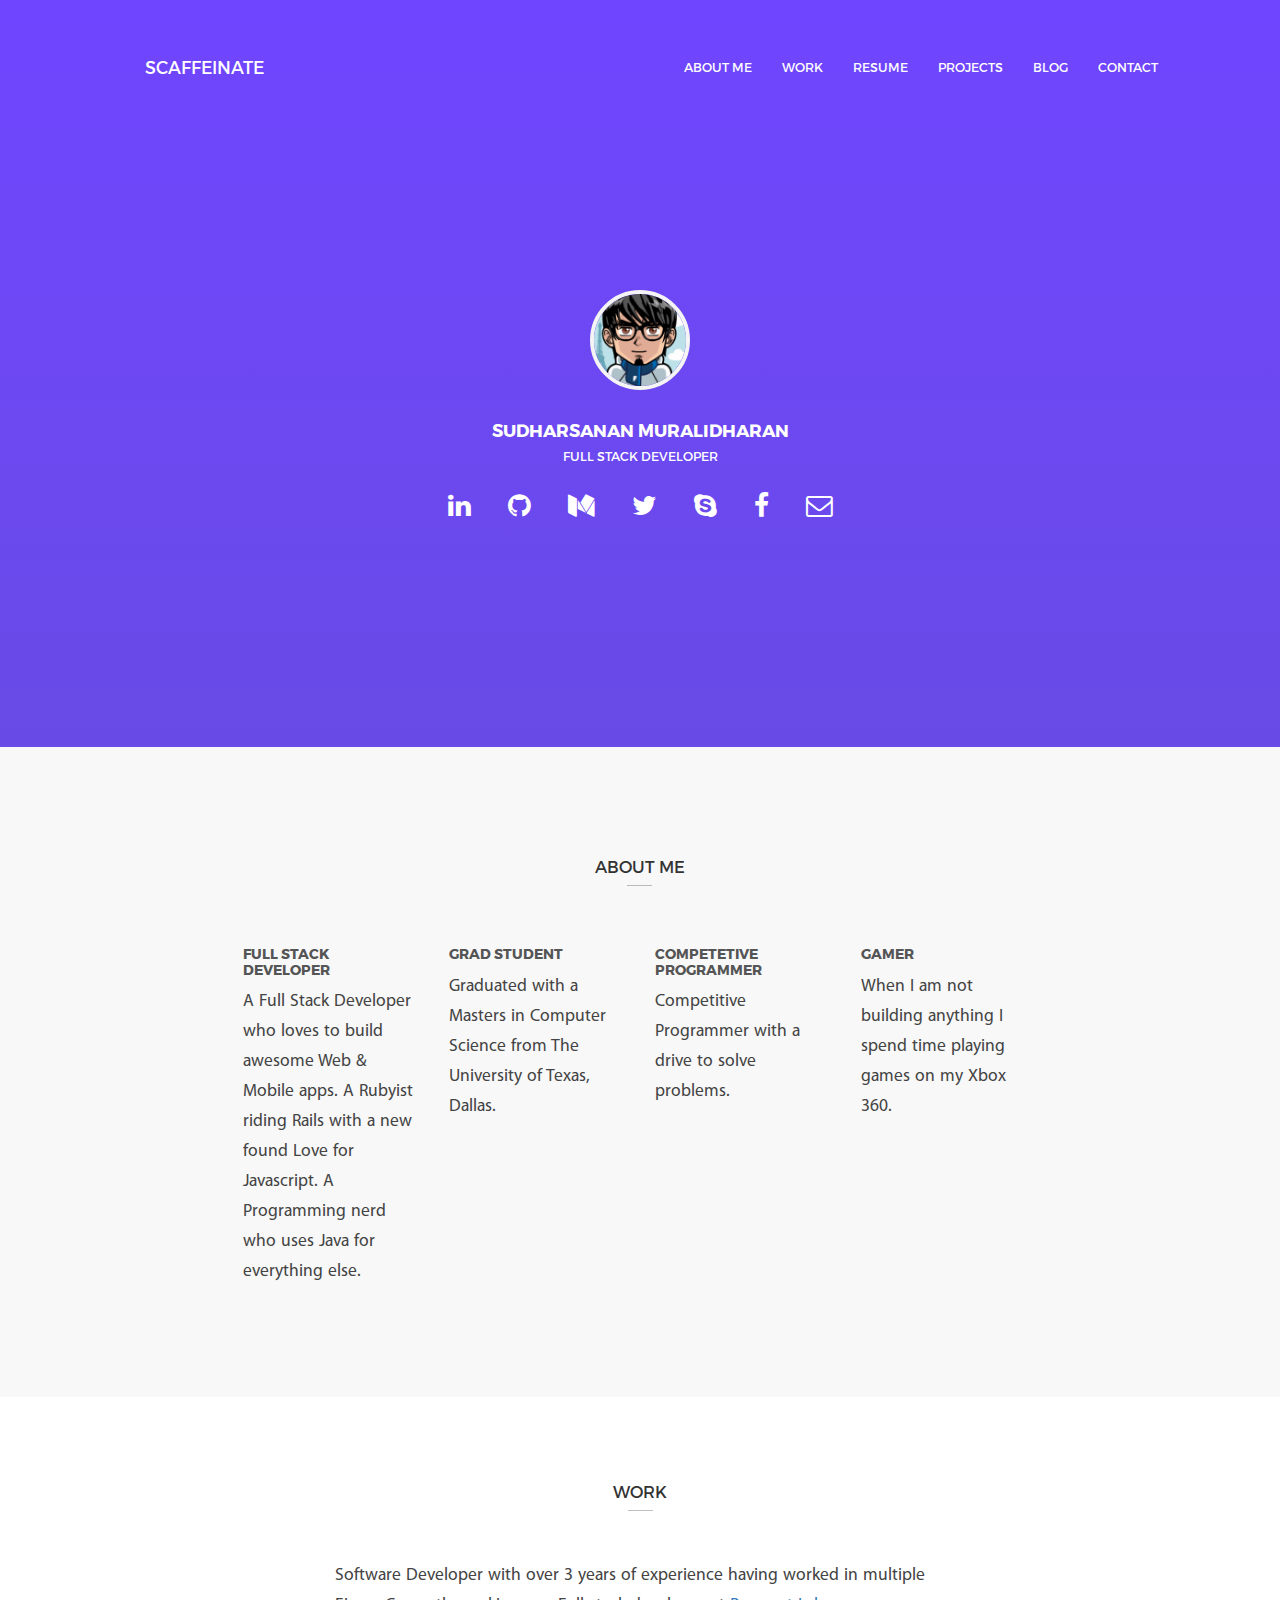
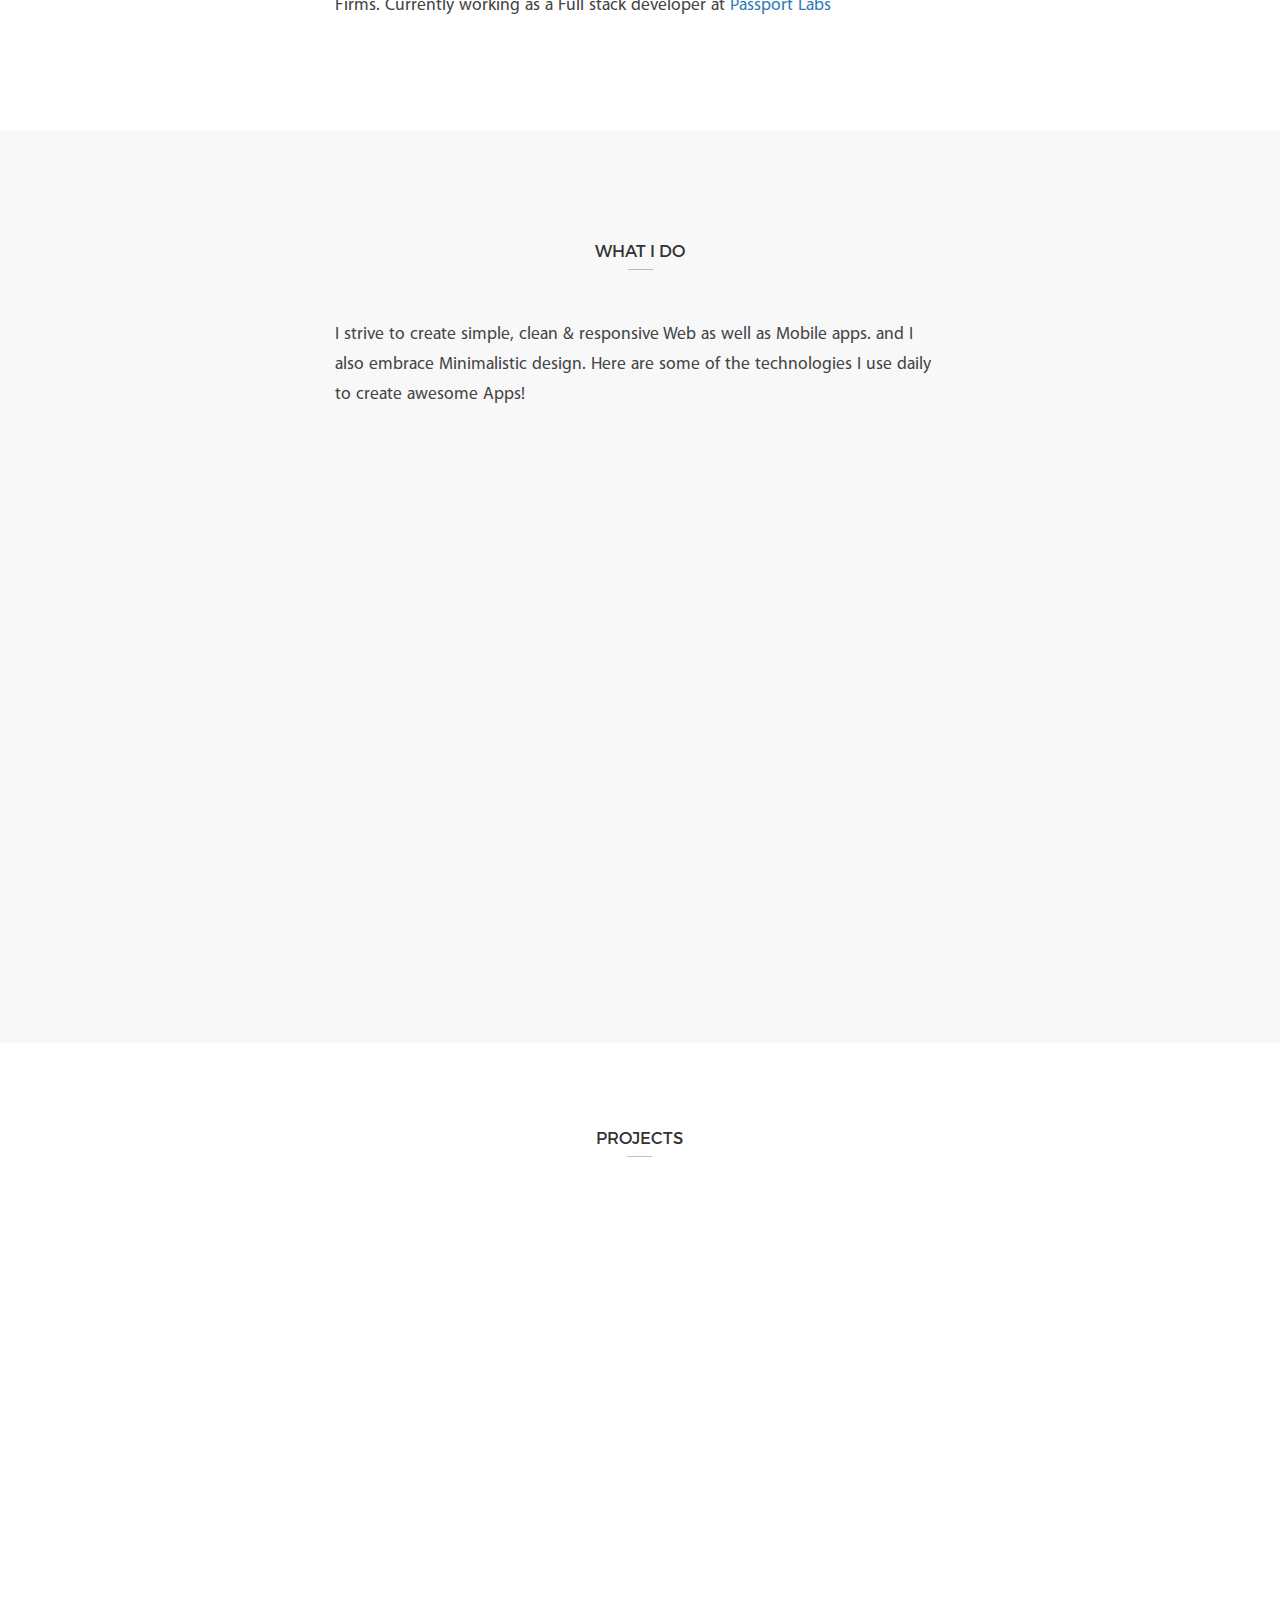
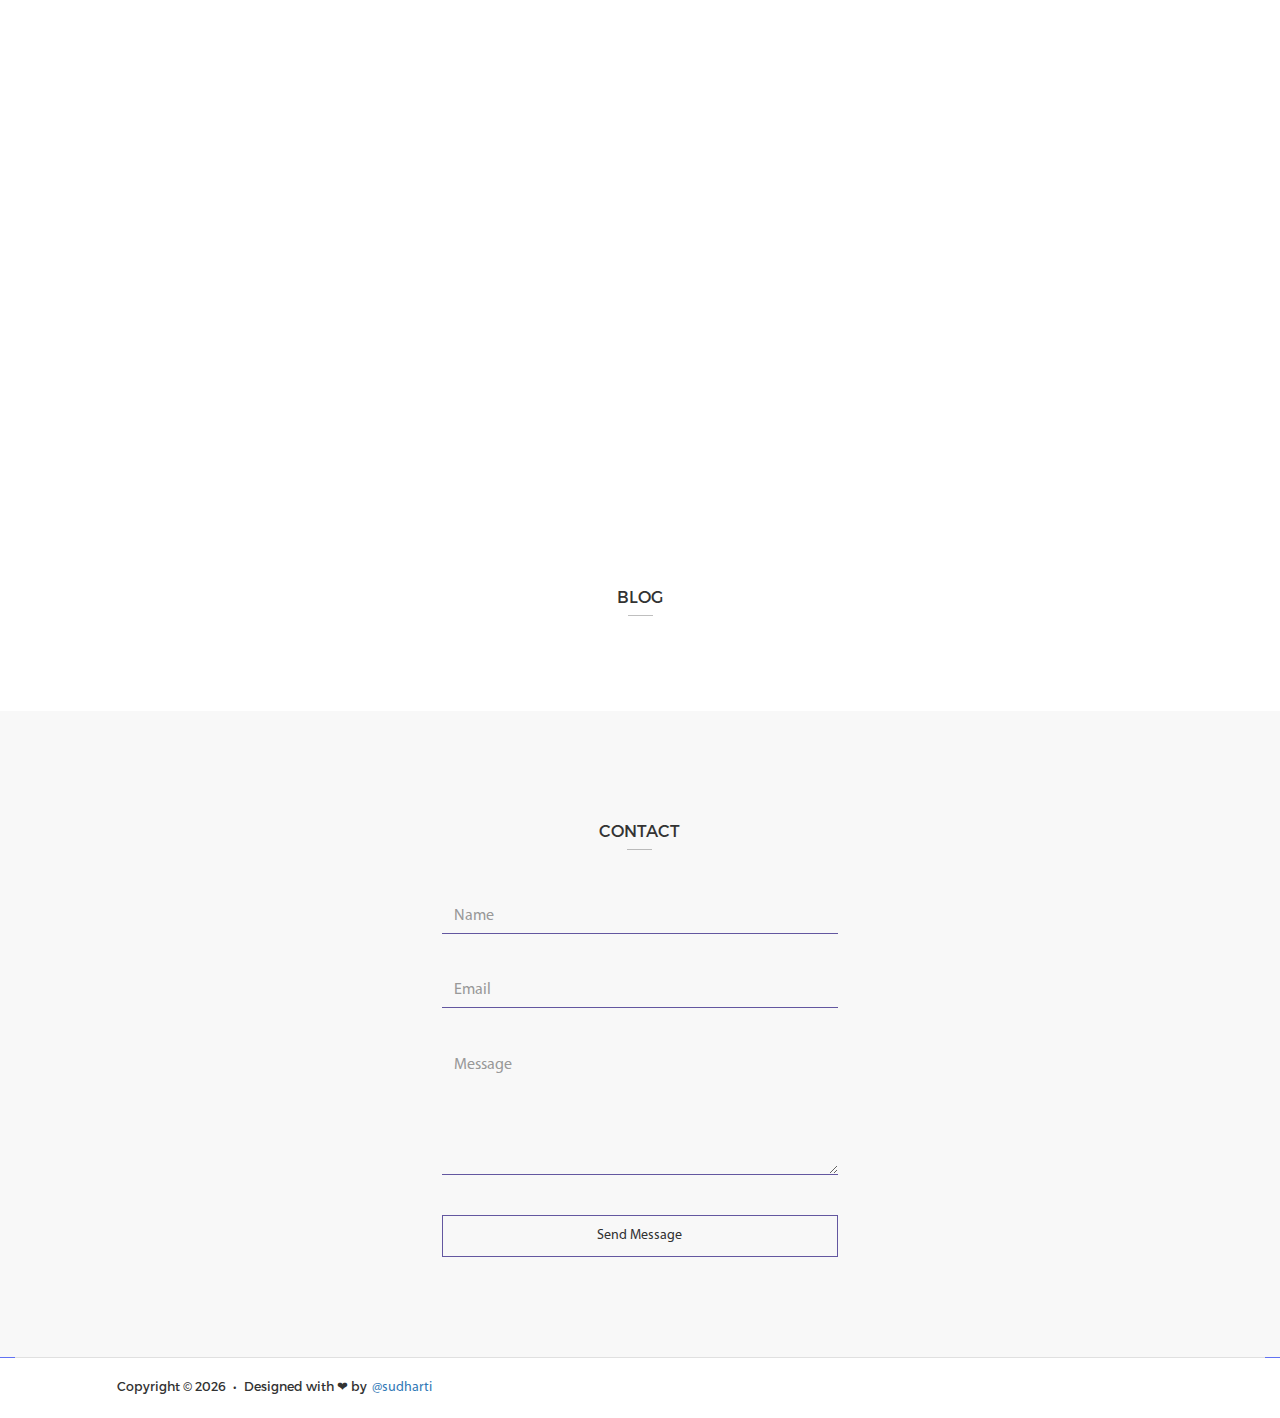
<file: index.html>
<!DOCTYPE html>
<!--[if lt IE 7]> <html class="no-js lt-ie9 lt-ie8 lt-ie7"> <![endif]-->
<!--[if IE 7]> <html class="no-js lt-ie9 lt-ie8"> <![endif]-->
<!--[if IE 8]> <html class="no-js lt-ie9"> <![endif]-->
<!--[if gt IE 8]> <html class="no-js"> <![endif]-->
<head>
  <meta charset="utf-8">
  <meta content="IE=edge" http-equiv="X-UA-Compatible">
  <title>Sudharsanan Muralidharan - Online portfolio</title>
  <meta content="Sudharsanan Muralidharan is a Full stack developer &amp; Grad student at University of Texas, Dallas." name="description">
  <meta content="width=device-width, initial-scale=1" name="viewport">
  <link href="assets/css/bootstrap.min.css" rel="stylesheet">
  <link href="https://maxcdn.bootstrapcdn.com/font-awesome/4.5.0/css/font-awesome.min.css" rel="stylesheet">
  <link href="assets/css/animate.min.css" rel="stylesheet">
  <link href="assets/css/owl.carousel.css" rel="stylesheet">
  <link href="assets/css/owl.theme.css" rel="stylesheet">
  <link href="assets/css/styles.css" rel="stylesheet">
  <link href="assets/img/favicon.png" rel="icon" type="image/png">
</head>
<body>
  <a class="back-to-top page-scroll" href="#topnav">
    <i class="fa fa-arrow-up"></i>
  </a>
  <div class="container-fluid">
    <nav class="navbar navbar-default" id="topnav">
      <div class="container-fluid">
        <div class="navbar-header">
          <button class="navbar-toggle collapsed" data-target="#navbar-collapse" data-toggle="collapse" type="button">
            <span class="sr-only">Toggle navigation</span>
            <span class="icon-bar"></span>
            <span class="icon-bar"></span>
            <span class="icon-bar"></span>
          </button>
          <a class="navbar-brand" href>SCAFFEINATE</a>
        </div>
        <div class="collapse navbar-collapse" id="navbar-collapse">
          <ul class="nav navbar-nav navbar-right">
            <li>
              <a class="page-scroll" href="#about-me">ABOUT ME</a>
            </li>
            <li>
              <a class="page-scroll" href="#work">WORK</a>
            </li>
            <li>
              <a href="docs/Sudharsanan-Resume.pdf" target="_blank">RESUME</a>
            </li>
            <li>
              <a class="page-scroll" href="#projects">PROJECTS</a>
            </li>
            <li>
              <a class="page-scroll" href="#blog">BLOG</a>
            </li>
            <li>
              <a class="page-scroll" href="#contact">CONTACT</a>
            </li>
          </ul>
        </div>
      </div>
    </nav>
    <div class="row animated bounce" id="intro">
      <div class="col-lg-6 col-lg-offset-3">
        <img alt="Avatar" class="avatar" id="avatar" src="assets/img/avatar.png">
        <h3 class="wh">
          <b>SUDHARSANAN MURALIDHARAN</b>
        </h3>
        <h5 class="wh">FULL STACK DEVELOPER</h5>
        <div class="hidden-xs" id="social">
          <a href="https://www.linkedin.com/in/sudharm" target="_blank">
            <i class="fa fa-linkedin"></i>
          </a>
          <a href="https://github.com/scaffeinate" target="_blank">
            <i class="fa fa-github"></i>
          </a>
          <a href="https://medium.com/@scaffeinate" target="_blank">
            <i class="fa fa-medium"></i>
          </a>
          <a href="https://twitter.com/scaffeinate" target="_blank">
            <i class="fa fa-twitter"></i>
          </a>
          <a data-placement="top" data-toggle="tooltip" href="javascript:void(0);" title="Skype Username - facebook:sudhar.ti">
            <i class="fa fa-skype"></i>
          </a>
          <a href="https://www.facebook.com/scaffeinate" target="_blank">
            <i class="fa fa-facebook"></i>
          </a>
          <a href="mailto:sudhar.ti@gmail.com">
            <i class="fa fa-envelope-o"></i>
          </a>
        </div>
        <div class="hidden-sm hidden-md hidden-lg" id="social">
          <a href="https://www.linkedin.com/in/sudharm" target="_blank">
            <i class="fa fa-linkedin"></i>
          </a>
          <a href="https://github.com/scaffeinate" target="_blank">
            <i class="fa fa-github"></i>
          </a>
          <a href="https://twitter.com/scaffeinate" target="_blank">
            <i class="fa fa-twitter"></i>
          </a>
          <a href="mailto:sudhar.ti@gmail.com">
            <i class="fa fa-envelope-o"></i>
          </a>
        </div>
      </div>
    </div>
    <div id="about-me">
      <div class="row section">
        <div class="col-lg-8 col-lg-offset-2">
          <h4 class="underlined">ABOUT ME</h4>
          <div class="col-lg-3">
            <h5>
              <b>FULL STACK DEVELOPER</b>
            </h5>
            <p>A Full Stack Developer who loves to build awesome Web &amp; Mobile apps. A Rubyist riding Rails with a new found Love for Javascript. 
               A Programming nerd who uses Java for everything else.
            </p>
          </div>
          <div class="col-lg-3">
            <h5>
              <b>GRAD STUDENT</b>
            </h5>
            <p>Graduated with a Masters in Computer Science from The University of Texas, Dallas.</p>
          </div>
          <div class="col-lg-3">
            <h5>
              <b>COMPETETIVE PROGRAMMER</b>
            </h5>
            <p>Competitive Programmer with a drive to solve problems.</p>
          </div>
          <div class="col-lg-3">
            <h5>
              <b>GAMER</b>
            </h5>
            <p>When I am not building anything I spend time playing games on my Xbox 360.</p>
          </div>
        </div>
      </div>
    </div>
    <div id="work">
      <div class="row section">
        <div class="col-lg-6 col-sm-8 col-xs-10 col-lg-offset-3 col-sm-offset-2 col-xs-offset-1">
          <h4 class="underlined">WORK</h4>
          <p>
            Software Developer with over 3 years of experience having worked in multiple Firms. Currently working as a Full stack developer at <a href="http://passportinc.com" target="_blank">Passport Labs</a>
          </p>
        </div>
      </div>
    </div>
    <div id="what-i-do">
      <div class="row section">
        <div class="col-lg-6 col-sm-8 col-xs-10 col-lg-offset-3 col-sm-offset-2 col-xs-offset-1">
          <h4 class="underlined">WHAT I DO</h4>
          <p>I strive to create simple, clean &amp; responsive Web as well as Mobile apps. and I also embrace Minimalistic design. Here are some of the technologies I use daily to create awesome Apps!</p>
          <br><br>
          <div id="tech-stack">
            <div class="row wow bounceIn">
              <div class="col-sm-3 col-xs-5 col-sm-offset-0 col-xs-offset-1">
                <img alt="Ruby" id="ruby-img" src="assets/img/ruby.png">
              </div>
              <div class="col-sm-3 col-xs-5 col-sm-offset-0 col-xs-offset-1">
                <img alt="Rails" id="rails-img" src="assets/img/rails.png">
              </div>
              <div class="col-sm-3 col-xs-5 col-sm-offset-0 col-xs-offset-1">
                <img alt="Node" id="node-img" src="assets/img/node.png">
              </div>
              <div class="col-sm-3 col-xs-5 col-sm-offset-0 col-xs-offset-1">
                <img alt="Java" id="java-img" src="assets/img/java.png">
              </div>
            </div>
            <br><br>
            <div class="row wow bounceIn">
              <div class="col-sm-3 col-xs-5 col-sm-offset-0 col-xs-offset-1">
                <img alt="HTML5" id="html5-img" src="assets/img/html5.png">
              </div>
              <div class="col-sm-3 col-xs-5 col-sm-offset-0 col-xs-offset-1">
                <img alt="CSS3" id="css3-img" src="assets/img/css3.png">
              </div>
              <div class="col-sm-3 col-xs-5 col-sm-offset-0 col-xs-offset-1">
                <img alt="Javascript" id="js-img" src="assets/img/js.png">
              </div>
              <div class="col-sm-3 col-xs-5 col-sm-offset-0 col-xs-offset-1">
                <img alt="JQuery" id="jquery-img" src="assets/img/jquery.png">
              </div>
            </div>
            <br><br>
            <div class="row wow bounceIn">
              <div class="col-sm-3 col-xs-5 col-sm-offset-0 col-xs-offset-1">
                <img alt="React" id="js-img" src="assets/img/js.png">
              </div>
              <div class="col-sm-3 col-xs-5 col-sm-offset-0 col-xs-offset-1">
                <img alt="Android" id="android-img" src="assets/img/android.png">
              </div>
              <div class="col-sm-3 col-xs-5 col-sm-offset-0 col-xs-offset-1">
                <img alt="Ember" id="ember-img" src="assets/img/ember.png">
              </div>
            </div>
          </div>
        </div>
      </div>
    </div>
    <div id="projects">
      <div class="row section">
        <div class="col-xs-10 col-xs-offset-1">
          <h4 class="underlined">PROJECTS</h4>
          <div class="wow fadeIn">
            <div class="row">
              <div class="col-sm-4 col-xs-10 col-sm-offset-0 col-xs-offset-1">
                <div class="rails-item grid-item">
                  <div class="front">
                    <img alt="Rails" src="assets/img/rails-128.png">
                    <h4 class="wh">SOCIFY</h4>
                  </div>
                  <div class="back">
                    <p>An open source social networking platform written in Ruby on Rails.</p>
                    <a class="btn btn-default" href="https://github.com/sudharti/socify" target="_blank">VIEW ON GITHUB</a>
                  </div>
                </div>
              </div>
              <div class="col-sm-4 col-xs-10 col-sm-offset-0 col-xs-offset-1">
                <div class="bootstrap-item grid-item">
                  <div class="front">
                    <img alt="CSS3" src="assets/img/bootstrap.png">
                    <h4 class="wh">PAPER</h4>
                  </div>
                  <div class="back">
                    <p>Paper is a simple, elegant &amp; flat Bootstrap Theme.</p>
                    <a class="btn btn-default" href="https://github.com/sudharti/paper" target="_blank">VIEW ON GITHUB</a>
                  </div>
                </div>
              </div>
              <div class="col-sm-4 col-xs-10 col-sm-offset-0 col-xs-offset-1">
                <div class="js-item grid-item">
                  <div class="front">
                    <img alt="Javascript" src="assets/img/js-128.png">
                    <h4>SLIDER PANEL JS</h4>
                  </div>
                  <div class="back">
                    <p>An easy to use Javscript plugin to display off-canvas contents.</p>
                    <a class="btn btn-default" href="https://github.com/sudharti/slider-panel" target="_blank">VIEW ON GITHUB</a>
                  </div>
                </div>
              </div>
            </div>
            <div class="row">
              <div class="col-sm-4 col-xs-10 col-sm-offset-0 col-xs-offset-1">
                <div class="ember-item grid-item">
                  <div class="front">
                    <img alt="Ember" src="assets/img/ember-logo.png">
                    <h4>TODO0</h4>
                  </div>
                  <div class="back">
                    <p>A real-time Todo app built using Ember.js &amp; Firebase.</p>
                    <a class="btn btn-default" href="https://github.com/sudharti/todo0" target="_blank">VIEW ON GITHUB</a>
                  </div>
                </div>
              </div>
              <div class="col-sm-4 col-xs-10 col-sm-offset-0 col-xs-offset-1">
                <div class="rails-item grid-item">
                  <div class="front">
                    <img alt="Rails" src="assets/img/rails-128.png">
                    <h4 class="wh">COMET CABS</h4>
                  </div>
                  <div class="back">
                    <p>An uber clone app written using Rails.</p>
                    <a class="btn btn-default" href="https://github.com/sudharti/comet-cabs" target="_blank">VIEW ON GITHUB</a>
                  </div>
                </div>
              </div>
              <div class="col-sm-4 col-xs-10 col-sm-offset-0 col-xs-offset-1">
                <div class="android-item grid-item">
                  <div class="front">
                    <img alt="Android" src="assets/img/android-128.png">
                    <h4 class="wh">REDDIT CLIENT</h4>
                  </div>
                  <div class="back">
                    <p>Reddit client for Android.</p>
                    <a class="btn btn-default" href="https://github.com/sudharti/reddit-client-android" target="_blank">VIEW ON GITHUB</a>
                  </div>
                </div>
              </div>
            </div>
            <div class="row">
              <div class="col-sm-4 col-xs-10 col-sm-offset-0 col-xs-offset-1">
                <div class="rails-item grid-item">
                  <div class="front">
                    <img alt="Rails" src="assets/img/rails-128.png">
                    <h4 class="wh">TWITTER CLONE</h4>
                  </div>
                  <div class="back">
                    <p>An open source clone of Twitter developed using Ruby on Rails.</p>
                    <a class="btn btn-default" href="https://github.com/sudharti/twitter-clone" target="_blank">VIEW ON GITHUB</a>
                  </div>
                </div>
              </div>
              <div class="col-sm-4 col-xs-10 col-sm-offset-0 col-xs-offset-1">
                <div class="java-item grid-item">
                  <div class="front">
                    <img alt="Java" src="assets/img/java-128.png">
                    <h4 class="wh">CLASS SCHEDULER</h4>
                  </div>
                  <div class="back">
                    <p>A simple web application that is used to resolve conflicts while selecting courses in Universities.</p>
                    <a class="btn btn-default" href="https://github.com/sudharti/class-scheduler" target="_blank">VIEW ON GITHUB</a>
                  </div>
                </div>
              </div>
              <div class="col-sm-4 col-xs-10 col-sm-offset-0 col-xs-offset-1">
                <div class="rails-item grid-item">
                  <div class="front">
                    <img alt="Rails" src="assets/img/rails-128.png">
                    <h4 class="wh">DROPZONE RAILS DEMO</h4>
                  </div>
                  <div class="back">
                    <p>Ajax File Upload in Rails using Dropzone + Carrierwave Demo.</p>
                    <a class="btn btn-default" href="https://github.com/sudharti/dropzone-rails-demo" target="_blank">VIEW ON GITHUB</a>
                  </div>
                </div>
              </div>
            </div>
          </div>
        </div>
      </div>
    </div>
    <div id="blog">
      <div class="row section">
        <div class="col-sm-6 col-sm-offset-3">
          <h4 class="underlined">BLOG</h4>
          <div class="row wow fadeIn">
            <div class="col-sm-12 col-xs-10 col-sm-offset-2 col-xs-offset-1">
              <script src="https://static.medium.com/embed.js"></script>
              <a class="m-collection" href="https://medium.com/rails-ember-beyond">Rails, Ember &amp; Beyond</a>
            </div>
          </div>
        </div>
      </div>
    </div>
    <div id="contact">
      <div class="row section">
        <div class="col-lg-4 col-lg-offset-4">
          <h4 class="underlined">CONTACT</h4>
          <h5 class="text-center" id="success-msg">Your Message has been sent!</h5>
          <form id="contact-form">
            <div class="form-group">
              <input class="form-control" id="name" name="name" placeholder="Name" type="text">
            </div>
            <div class="form-group">
              <input class="form-control" id="email" name="email" placeholder="Email" type="email">
            </div>
            <div class="form-group">
              <textarea class="form-control" cols="30" id="message" name="message" placeholder="Message" rows="5"></textarea>
            </div>
            <button class="btn btn-default btn-block" data-loading-text="Sending..." id="send-message" type="submit">Send Message</button>
          </form>
        </div>
      </div>
    </div>
    <div id="footer">
      <div class="row section">
        <div class="col-lg-4">
          <h5>Copyright ©
            <span id="year"></span>
          </h5>
          <h5>•</h5>
          <h5>Designed with &#10084; by</h5>
          <a href="https://github.com/sudharti" target="_blank">@sudharti</a>
        </div>
      </div>
    </div>
  </div>
  <script src="assets/js/jquery-2.1.3.min.js" type="text/javascript"></script>
  <script src="assets/js/jquery.easing.min.js" type="text/javascript"></script>
  <script src="assets/js/bootstrap.min.js" type="text/javascript"></script>
  <script src="assets/js/smoothscroll.js" type="text/javascript"></script>
  <script src="assets/js/owl.carousel.min.js" type="text/javascript"></script>
  <script src="assets/js/scrolling-nav.js" type="text/javascript"></script>
  <script src="assets/js/wow.min.js" type="text/javascript"></script>
  <script src="assets/js/jquery.validate.js" type="text/javascript"></script>
  <script src="assets/js/parse-1.4.2.min.js" type="text/javascript"></script>
  <script src="assets/js/util.js" type="text/javascript"></script>
  <script>
    (function (i, s, o, g, r, a, m) {
      i['GoogleAnalyticsObject'] = r;
      i[r] = i[r] || function () {
        (i[r].q = i[r].q || []).push(arguments)
      },
      i[r].l = 1 * new Date();
      a = s.createElement(o),
      m = s.getElementsByTagName(o)[0];
      a.async = 1;
      a.src = g;
      m.parentNode.insertBefore(a, m)
    })(window, document, 'script', '//www.google-analytics.com/analytics.js', 'ga');

    ga('create', 'UA-59264101-1', 'auto');
    ga('send', 'pageview');
  </script>
  <script>
    $(document).ready(function () {
      $('#year').text(new Date().getFullYear());
    });
    $(function () {
      $('[data-toggle="tooltip"]').tooltip();
    });
  </script>
</body>
</html>
</file>
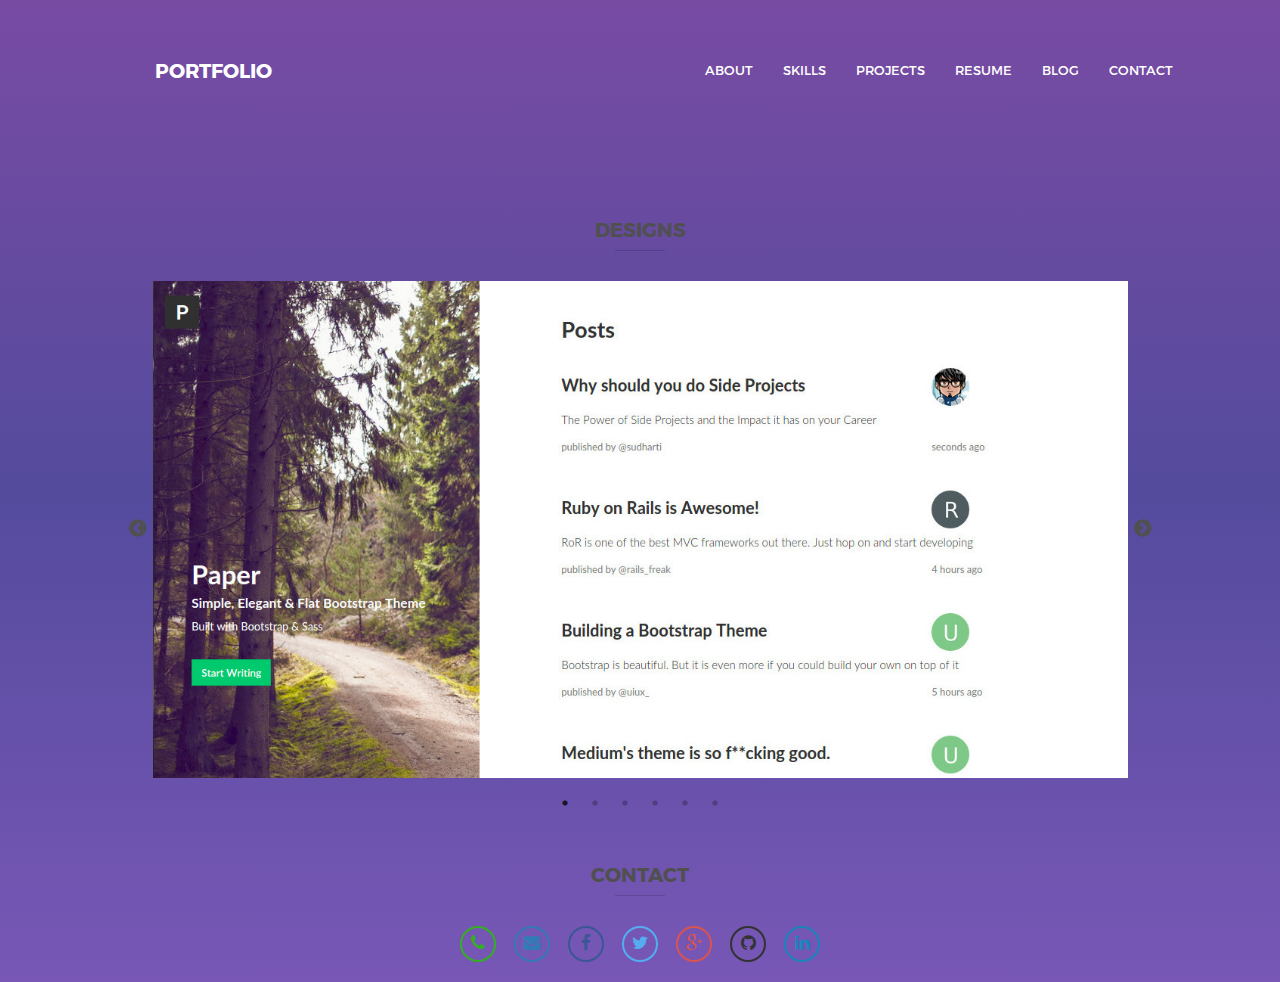
<file: design.html>
<!DOCTYPE html>
<!--[if lt IE 7]>      <html class="no-js lt-ie9 lt-ie8 lt-ie7"> <![endif]-->
<!--[if IE 7]>         <html class="no-js lt-ie9 lt-ie8"> <![endif]-->
<!--[if IE 8]>         <html class="no-js lt-ie9"> <![endif]-->
<!--[if gt IE 8]><!--> <html class="no-js"> <!--<![endif]-->
<head>
	<meta charset="utf-8">
	<meta http-equiv="X-UA-Compatible" content="IE=edge">
	<title>Sudharsanan Muralidharan | UI Design</title>
	<meta name="description" content="">
	<meta name="viewport" content="width=device-width, initial-scale=1">
	<link rel="stylesheet" href="css/bootstrap.min.css">
	<link rel="stylesheet" href="css/font-awesome.css">
	<link rel="stylesheet" href="css/slick.css">
	<link rel="stylesheet" href="css/slick-theme.css"/>
	<link rel="stylesheet" href="css/styles.css">
</head>
<body>
	<nav class="navbar navbar-default">
		<div class="container-fluid">
			<div class="navbar-header">
				<button type="button" class="navbar-toggle collapsed" data-toggle="collapse" data-target="#bs-example-navbar-collapse-1">
					<span class="sr-only">Toggle navigation</span>
					<span class="icon-bar"></span>
					<span class="icon-bar"></span>
					<span class="icon-bar"></span>
				</button>
				<a class="navbar-brand" href="index.html">PORTFOLIO</a>
			</div>
			<div class="collapse navbar-collapse" id="bs-example-navbar-collapse-1">
				<ul class="nav navbar-nav navbar-right">
					<li><a class="scroll-link" href="index.htmlindex.html#about">ABOUT</a></li>
					<li><a class="scroll-link" href="index.html#skills">SKILLS</a></li>
					<li><a class="scroll-link" href="index.html#projects">PROJECTS</a></li>
					<li><a href="assets/docs/Resume.pdf" target="_blank">RESUME</a></li>
					<li><a class="scroll-link" href="index.html#blog">BLOG</a></li>
					<li><a class="scroll-link" href="index.html#contact">CONTACT</a></li>
				</ul>
			</div>
		</div>
	</nav>
	<div class="container">
		<div class="row">
			<div class="col-lg-10 col-lg-offset-1">
				<div class="row section">
					<h3 class="text-center"><b>DESIGNS</b></h3><br>
					<div class="design-images">
						<img src="assets/img/blog.jpg" alt="Blog">
						<img src="assets/img/landing.jpg" alt="Landing">
						<img src="assets/img/login.jpg" alt="Login">
						<img src="assets/img/timeline.jpg" alt="Timeline">
						<img src="assets/img/twitter-clone.jpg" alt="Twitter Clone">
						<img src="assets/img/two-cents.jpg" alt="Two Cents">
					</div>
				</div>
			</div>
		</div>
		<div class="row section">
			<div id="contact" class="col-lg-8 col-lg-offset-2 text-center">
				<h3><b>CONTACT</b></h3>
				<a id="phone" href="javascript:void(0);" class="social-link" data-toggle="popover" title="Phone" data-content="Reach me anytime at (469)-789-9579" data-placement="top">
					<i class="fa fa-phone"></i>
				</a>
				<a id="mail" href="mailto:sudhar.ti@gmail.com" class="social-link">
					<i class="fa fa-envelope"></i>
				</a>
				<a id="fb-social" href="https://www.facebook.com/sudharshan.muralidharan" class="social-link" target="_blank">
					<i class="fa fa-facebook"></i>
				</a>
				<a id="twitter-social" href="https://twitter.com/sudharshan_iyer" class="social-link" target="_blank">
					<i class="fa fa-twitter"></i>
				</a>
				<a id="google-social" href="https://plus.google.com/u/0/+SudharshanMuralidharan" class="social-link" target="_blank">
					<i class="fa fa-google-plus"></i>
				</a>
				<a id="github-social" href="https://github.com/sudharti" class="social-link" target="_blank">
					<i class="fa fa-github"></i>
				</a>
				<a id="linkedin-social" href="https://www.linkedin.com/in/sudharsananm" class="social-link" target="_blank">
					<i class="fa fa-linkedin"></i>
				</a>
			</div>
		</div>
	</div>
	<script type="text/javascript" src="js/jquery-2.1.3.min.js"></script>
	<script type="text/javascript" src="js/bootstrap.min.js"></script>
	<script type="text/javascript" src="js/slick.js"></script>
	<script type="text/javascript" src="js/slick-util.js"></script>
	<script>
		(function(i,s,o,g,r,a,m){i['GoogleAnalyticsObject']=r;i[r]=i[r]||function(){
			(i[r].q=i[r].q||[]).push(arguments)},i[r].l=1*new Date();a=s.createElement(o),
			m=s.getElementsByTagName(o)[0];a.async=1;a.src=g;m.parentNode.insertBefore(a,m)
		})(window,document,'script','//www.google-analytics.com/analytics.js','ga');

		ga('create', 'UA-59264101-1', 'auto');
		ga('send', 'pageview');
	</script>
</body>
</html>
</file>
<file: assets/css/styles.css>
@font-face {font-family: 'MyriadPro';font-style: normal;font-weight: 400;src: url(../fonts/MyriadPro/MyriadPro-Regular.otf) format('opentype');}

@font-face {font-family: 'Montserrat';font-style: normal;font-weight: 400;src: url(../fonts/Montserrat/Montserrat-Regular.otf) format('opentype');}
@font-face {font-family: 'Montserrat';font-style: normal;font-weight: 600;src: url(../fonts/Montserrat/Montserrat-Bold.otf) format('opentype');}


body {
  font-family: 'MyriadPro';
  background: linear-gradient(#7045FF, #5857b0, #6173F4);
}

h1, h2, h3, h4, h5, h6 {
  font-family: 'Montserrat';
}

h3 {
  font-size: 1.75rem;
}

h4 {
  font-size: 1.65rem;
}

h5 {
  font-size: 1.25rem;
}

h4.underlined {
  text-align: center;
}

h4.underlined:after {
  content: '';
  background: rgba(0,0,0,0.25);
  height: 1px;
  width: 25px;
  display: block;
  margin: 10px auto 50px;
}

p {
  font-size: 1.75rem;
  line-height: 3rem;
  word-spacing: 1px;
  color: #444;
  text-rendering: optimizeLegibility;
}

img {
  width: 100%;
  height: auto;
}

.wh {
  color: #fff;
}

.navbar-default {
  background: transparent;
  border: none;
  border-radius: 0;
  padding: 45px 0px;
}

.navbar a {
  font-family: 'Montserrat';
  font-size: 1.25rem;
  color: white !important;
  border-radius: 5px;
  padding: 12px 15px !important;
}

.navbar a:hover {
  background: #6357a0 !important;
}

.navbar-brand {
  font-size: 1.75rem !important;
  margin-left: 100px !important;
}

@media(max-width:767px){
  .navbar-brand {
    margin-top: 12px;
    margin-left: 25px !important;
  }
}

.navbar-default .navbar-toggle .icon-bar {
  background: #fff;
}

.navbar-default .navbar-toggle {
  border: 2px solid #fff;
}

.navbar-default .navbar-toggle:focus,
.navbar-default .navbar-toggle:active {
  background: transparent;
}

.navbar-default .navbar-toggle:hover {
  background: rgba(0,0,0,0.3);
}

.navbar-collapse {
  border-top: none;
  box-shadow: none;
}

.navbar-right {
  margin-right: 62.5px;
}

.section {
  background: white;
  padding-top: 75px;
  padding-bottom: 25px;
}

.avatar {
  width: 100px;
  height: 100px;
  border: 4px solid #f4f4f4;
  border-radius: 10rem;
}

.grid-item {
  height: 260px;
  margin-top: 30px;
  -webkit-border-radius: 0;
  -moz-border-radius: 0;
  border-radius: 0;
  text-align: center;
  overflow: hidden;
}

.grid-item, .front {
  cursor: pointer;
  -webkit-transition: .2s ease-in-out;
  -moz-transition: .2s ease-in-out;
  -ms-transition: .2s ease-in-out;
  -o-transition: .2s ease-in-out;
  transition: .2s ease-in-out;
}

.grid-item > .front > img {
  width: 85px;
  height: 85px;
}

.front {
  margin-top: 5rem;
}

.back {
  height: 100%;
  padding: 50px;
  background: #233;
  margin-top: 100px;
}

.back p {
  margin-top: 20px;
  font-size: 1.65rem;
  color: white;
}

.back .btn-default {
  margin-top: 20px;
  border-radius: 0;
  padding: 10px 20px;
  background: transparent;
  border-width: 3px;
  color: #fff;
  font-size: 1.25rem;
  font-weight: 600;
}

.back .btn-default:hover {
  background: #fff;
  color: #333;
}

.grid-item:hover .front {
  margin-top: -213px;
}

.ember-item > .front > img {
  width: 100px;
  height: auto;
  padding-top: 12px;
  padding-bottom: 33px;
}

.item {
  margin: 2px;
}

.item img {
  display: block;
  width: 100%;
  height: auto;
  border: 1px solid #e0e0e0;
}

#intro {
  margin-top: 150px;
  margin-bottom: 225px;
  text-align: center;
}

#intro h3 {
  margin-top: 30px;
}

@media(max-width: 767px) {
  #intro {
    margin-top: 75px;
    margin-bottom: 150px;
  }
}

#social {
  margin-top: 30px;
}

#social a {
  margin: 0px 17px;
  display: inline-block;
  color: #fff;
}

#social a > i {
  font-size: 2.65rem;
}

#social a:hover {
  color: #ccc;
}

#about-me .section, #contact .section, #what-i-do .section {
  background: #f8f8f8 !important;
  padding-top: 100px;
  padding-bottom: 100px;
}


#about-me .col-lg-4 {
  text-align: center;
}

#about-me h5 {
  color: #555 ;
  font-size: 1.4rem;
}

#what-i-do img {
  cursor: pointer;
  padding: 5px;
  border-radius: 10rem;
  transition: .2s ease-in-out;
}

#tech-stack {
  padding: 25px;
}

#success-msg {
  display: none;
}

.rails-item {
  background: #dc4126 !important;
}

.ember-item {
  background: #f7f9a2;
}

.ember-item h4 {
  color: #f5664d;
}

.android-item {
  background: #a4c639;
}

.js-item {
  background: #f8dc3d;
}

.js-item h4 {
  color: #000;
}

.bootstrap-item {
  background: #5b4181;
}

.css-item {
  background: #0171bb;
}

.java-item {
  background: #E76F00 !important;
}

#html5-img:hover {
  box-shadow: 0 0 0 3px #f16529;
}

#css3-img:hover {
  box-shadow: 0 0 0 3px #0171bb;
}

#bootstrap-img:hover {
  box-shadow: 0 0 0 3px #5b4181;
}

#rails-img:hover {
  box-shadow: 0 0 0 3px #dc4126;
}

#ruby-img:hover {
 box-shadow: 0 0 0 3px #ead57d;
}

#ember-img:hover {
  box-shadow: 0 0 0 3px #f7f9a2;
}

#android-img:hover {
  box-shadow: 0 0 0 3px #a4c639;
}

#java-img:hover {
  box-shadow: 0 0 0 3px #e48632;
}

#js-img:hover {
  box-shadow: 0 0 0 3px #f8dc3d;
}

#node-img:hover {
  box-shadow: 0 0 0 3px #8FC84E;
}

#jquery-img:hover {
  box-shadow: 0 0 0 3px #304F98;
}

.error input,
.error textarea {
  border-bottom-color: #dc4126 !important;
}

#contact-form input,
#contact-form textarea,
#contact-form button {
  border: none;
  border-bottom: 1px solid #6357a0;
  border-radius: 0;
  box-shadow: none;
  background: transparent;
  font-size: 1.6rem;
  margin-top: 40px;
}

#contact-form input:active,
#contact-form input:focus,
#contact-form textarea:active,
#contact-form textarea:focus {
  border-color: #0b4181;
}

#contact-form button {
  border: 1px solid #6357a0;
  padding: 10px 20px;
  font-size: 1.4rem;
}

#contact-form button:hover,
#contact-form button:active,
#contact-form button:focus {
  background: #7857b0;
  color: #fff;
}

#contact-form label {
  display: none !important;
}

.back-to-top {
  margin: 10px 25px;
  position: fixed;
  bottom: 0;
  right: 0;
  width: 40px;
  height: 40px;
  z-index: 100;
  text-decoration: none;
  display: none;
  color: #fff;
  font-size: 2rem;
  padding-top: 5px;
  text-align: center;
  background-color: #fff;
  border: 2px solid #6357a0;
  color: #6357a0;
}

.back-to-top:hover,
.back-to-top:focus,
.back-to-top:active {
  background-color: #6357a0;
  color: #fff;
}

#footer {
  border-top: 1px solid #e0e0e0;
}

#footer .section {
  padding: 20px 100px;
}

#footer h5 {
  display: inline;
  margin: 2px;
}

#work .section {
  padding-bottom: 100px;
}
</file>
<file: css/styles.css>
@font-face {font-family: 'OpenSans';font-style: normal;font-weight: 300;src: url(../assets/fonts/OpenSans/OpenSans-Light.ttf);}
@font-face {font-family: 'OpenSans';font-style: normal;font-weight: 400;src: url(../assets/fonts/OpenSans/OpenSans-Regular.ttf);}

@font-face {font-family: 'Montserrat';font-style: normal;font-weight: 300;src: url(../assets/fonts/Montserrat/Montserrat-Light.otf) format('opentype');}
@font-face {font-family: 'Montserrat';font-style: normal;font-weight: 400;src: url(../assets/fonts/Montserrat/Montserrat-Regular.otf) format('opentype');}
@font-face {font-family: 'Montserrat';font-style: normal;font-weight: 600;src: url(../assets/fonts/Montserrat/Montserrat-Bold.otf) format('opentype');}

body {
  font-family: 'OpenSans';
  background: linear-gradient(#784ba3, #544b9d, #7857b6);
}

h1, h2, h3, h4, h5, h6 {
  font-family: 'Montserrat';
}

p, span {
  font-weight: 300;
}

.navbar-default {
  background-color: transparent;
  border: none;
  border-radius: 0;
  padding: 45px 0px;
}

.navbar a {
  font-family: 'Montserrat';
  font-size: 1.3rem;
  border-bottom: 3px solid transparent;
  color: white !important;
}

.navbar a:hover {
  border-bottom: 3px solid #fff;
}

.navbar-brand {
  font-size: 2rem !important;
  margin-left: 125px !important;
  font-weight: 600;
}

@media(max-width:767px){
  .navbar-brand {
    margin-left: 40px !important;
  }
}

.navbar-right {
  margin-right: 62.5px;
}

.avatar {
  width: 100px;
  border: 4px solid #fff;
  border-radius: 10rem;
}

#intro {
  margin-top: 100px;
  padding-bottom: 245px;
  text-align: center;
}

@media(max-width: 767px) {
  #intro {
    margin-top: 100px;
  }
}

#intro img {
  margin-bottom: 20px;
}

#intro h3 {
  color: #fff;
  font-size: 2rem;
  font-weight: 800;
}

#intro h5 {
  color: #f4f4f4;
  font-size: 1.25rem;
  font-weight: 400;
}

#about-me {
  background: white;
  padding: 50px;
}

#about-me .row {
  margin-top: 25px;
}

#about-me p {
  font-size: 1.7rem;
  line-height: 3rem;
}

.left-content {
  padding-right: 40px;
}

.right-content {
  padding-left: 40px;
}

#social {
  margin-top: 20px;
}

.social-link {
  display: inline-block;
  width: 36px;
  height: 36px;
  border: 2px solid #a0a0a0;
  border-radius: 10rem;
  margin-left: 15px;
  color: #707070;
}

.social-link i {
  font-size: 1.75rem;
  padding-top: 7px;
}

.social-link:hover {
  color: white !important;
}

#fb-social {
  color: #3a5795;
  border-color: #3a5795;
}

#fb-social:hover {
  background-color: #3a5795;
}

#twitter-social {
  color: #55acee;
  border-color: #55acee;
}

#twitter-social:hover {
 background-color: #55acee; 
}

#google-social {
  color: #d9534f;
  border-color: #d9534f;
}

#google-social:hover {
  background-color: #d9534f;
}

#github-social {
  color: #333;
  border-color: #333;
}

#github-social:hover {
  background-color: #333;
}

#linkedin-social {
  color: #1a84bc;
  border-color: #1a84bc;
}

#linkedin-social:hover {
  background-color: #1a84bc;
}

#phone {
  color: #34af23;
  border-color: #34af23;
}

#phone:hover {
  background-color: #34af23;
}

#mail {
  color: #337ab7;
  border-color: #337ab7;
}

#mail:hover {
  background-color: #337ab7;
}

.well {
  background-color: white;
  border-radius: 0;
  box-shadow: none;
}

.progress-bar-success {
  background-color: #20c05c;
}

.skill {
  margin-top: 10px;
}

.skillname {
  font-size: 1.5rem;
}

.progress {
  margin-top: 7px;
  height: 8px;
  border-radius: 0;
  background-color: #f7f7f7;
  box-shadow: none;
}

#about p {
  font-size: 1.45rem;
  font-weight: 600;
  color: #555;
  line-height: 3rem;
}

#about {
  margin-top: 30px;
  padding: 0px 60px;
}

#about h4 {
  font-size: 1.65rem;
}

#blog p {
  margin: 20px 40px;
  font-size: 1.65rem;
  color: #555;
}

.section {
  margin-top: 35px;
}

.project {
  margin: 30px 20px;
}

.project h5 {
  font-family: 'Lato';
  font-size: 1.75rem;
  color: #202020;
  font-weight: 700;
}

.project p {
  font-size: 1.65rem;
  font-weight: 600;
  color: #555;
  line-height: 3rem;
}

.progress-bar-rails {
  background-color: #e43725;
}

.progress-bar-android {
  background-color: #77c356;
}

.progress-bar-html-css {
  background-color: #3b9adc;
}

.progress-bar-js {
  background-color: #f8dc3d;
}

.progress-bar-java {
  background-color: #e00000;
}

.progress-bar-ember {
  background-color: #f5664d;
}

.progress-bar-bootstrap {
  background-color: #5b4181 ;
}

.progress-bar {
  -webkit-transition: width 3s ease-in-out;
  -moz-transition: width 3s ease-in-out;
  -ms-transition: width 3s ease-in-out;
  -o-transition: width 3s ease-in-out;
  transition: width 3s ease-in-out;
}

#contact {
  font-size: 1.60rem;
  color: #505050;  
}

#contact a {
  margin: 20px 7px;
}

#contact ul {
  list-style: none;
  padding: 0;
}

.section h3 {
  font-size: 2rem;
  color: #505050;
}

.section h3:after {
  content: '';
  background: rgba(0,0,0,0.15);
  height: 1px;
  width: 50px;
  display: block;
  margin: 10px auto 0;
}

.label {
  padding: 5px;
  font-size: 1.15rem;
  margin-right: 7.5px;
  color: #000;
  border: 2px solid #e0e0e0;
}

.label-rails {
  border-color: #e43725;
}

.label-html {
  border-color: #3b9adc;
}

.label-css {
  border-color: #00ca6d
}

.label-android {
  border-color: #77c356;
}

.label-ember {

}

.label-java {
  border-color: #e00000;
}

.label-js {
  border-color: #f8dc3d;
}

.label-bootstrap {
  border-color: #5b4181;
}

.label-heroku {
  border-color: #5a4c91;
}

.fa-arrow-right {
  font-size: 1.2rem !important;
}

.t-left-section, .t-right-section {
  display: inline;
}

@media(max-width:767px){
  .t-right-section {
    display: block;
    margin-top: 20px;
  }
}

.navbar-default .navbar-toggle .icon-bar {
  background-color: #fff;
}

.navbar-default .navbar-toggle {
  padding: 7px 8px;
  border-radius: 0;
  border: 2px solid #fff;
}

.navbar-default .navbar-toggle:focus, 
.navbar-default .navbar-toggle:hover, 
.navbar-default .navbar-toggle:active {
  background: rgba(0,0,0,0.5);
}

.navbar-collapse {
  border-top: none;
  box-shadow: none;
}

.card {
  margin-top: 20px;
  height: 300px;
  border-radius: 3px;
  border: 1px solid #e0e0e0;
}

.card > .head {
  padding: 10px;  
}

.card > .head > .github {
  color: white;
  margin-top: 15px;
  margin-right: 10px;
  font-size: 1.5rem;
}

.card > .head > .github i {
  font-size: 2rem;
}

.card > .head > img {
  width: 50px;
}

.card .content {
  padding: 10px 20px;
}

.card .content > h5 {
  font-size: 1.75rem;
}

.card .content > .tech {
  font-family: 'Lato';
  font-weight: bold;
  color: #c0c0c0;
  font-size: 1.5rem;
}

.card .content > .title {
  font-size: 1.75rem;
}

.card .content > p {
  font-size: 1.45rem;
  color: #A0A0A0;
}

.card > .rails {
  background: #e15258;
}

.card > .js {
  background: #f8dc3d;
}

.card > .css {
  background: #0092bf;
}

.card > .android {
  background: #a4c639;
}

.card > .html {
  background: #f06529;
}
</file>
